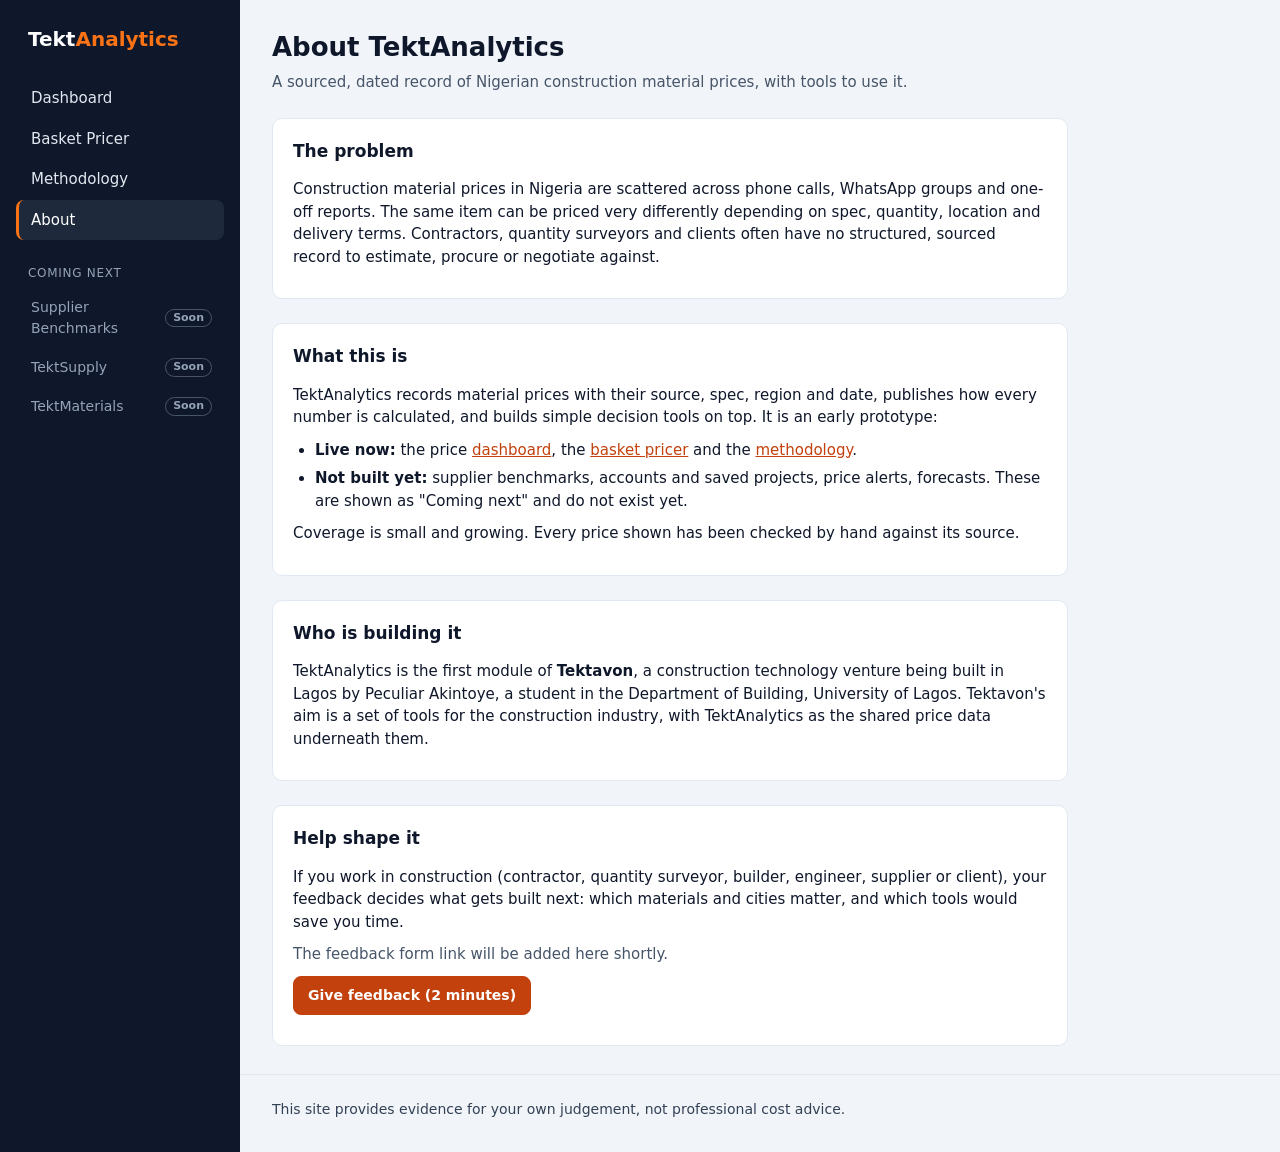
<file: site/about.html>
<!doctype html>
<html lang="en">
<head>
  <meta charset="utf-8">
  <meta name="viewport" content="width=device-width, initial-scale=1">
  <meta http-equiv="Content-Security-Policy"
        content="default-src 'self'; script-src 'self'; style-src 'self' https://fonts.googleapis.com; font-src https://fonts.gstatic.com; img-src 'self' data:; connect-src 'self'; base-uri 'none'; form-action 'none'">
  <title>About — TektAnalytics</title>
  <link rel="preconnect" href="https://fonts.googleapis.com">
  <link rel="preconnect" href="https://fonts.gstatic.com" crossorigin>
  <link rel="stylesheet" href="https://fonts.googleapis.com/css2?family=Inter:wght@400;500;600;700&display=swap">
  <link rel="stylesheet" href="assets/dashboard.css">
</head>
<body>
  <a class="skip-link" href="#main">Skip to content</a>

  <div class="layout">
    <aside class="sidebar">
      <div class="brand">Tekt<span class="brand-accent">Analytics</span></div>
      <nav aria-label="Main">
        <ul class="nav">
          <li><a class="nav-link" href="index.html">Dashboard</a></li>
          <li><a class="nav-link" href="pricer.html">Basket Pricer</a></li>
          <li><a class="nav-link" href="methodology.html">Methodology</a></li>
          <li><a class="nav-link is-active" href="about.html" aria-current="page">About</a></li>
          <li id="feedback-slot" hidden></li>
        </ul>
        <p class="nav-group-label" id="coming-next-label">Coming next</p>
        <ul class="nav nav-disabled" aria-labelledby="coming-next-label">
          <li><span class="nav-link" aria-disabled="true">Supplier Benchmarks</span></li>
          <li><span class="nav-link" aria-disabled="true">TektSupply</span></li>
          <li><span class="nav-link" aria-disabled="true">TektMaterials</span></li>
        </ul>
      </nav>
    </aside>

    <div class="content">
      <main id="main" tabindex="-1" class="prose">
        <header class="page-header">
          <h1>About TektAnalytics</h1>
          <p class="meta-line">A sourced, dated record of Nigerian construction material prices, with tools to use it.</p>
        </header>

        <section class="card">
          <h2 class="section-title">The problem</h2>
          <p>Construction material prices in Nigeria are scattered across phone calls, WhatsApp groups and one-off reports.
            The same item can be priced very differently depending on spec, quantity, location and delivery terms.
            Contractors, quantity surveyors and clients often have no structured, sourced record to estimate,
            procure or negotiate against.</p>
        </section>

        <section class="card">
          <h2 class="section-title">What this is</h2>
          <p>TektAnalytics records material prices with their source, spec, region and date, publishes how every
            number is calculated, and builds simple decision tools on top. It is an early prototype:</p>
          <ul>
            <li><strong>Live now:</strong> the price <a href="index.html">dashboard</a>, the
              <a href="pricer.html">basket pricer</a> and the <a href="methodology.html">methodology</a>.</li>
            <li><strong>Not built yet:</strong> supplier benchmarks, accounts and saved projects, price alerts, forecasts.
              These are shown as "Coming next" and do not exist yet.</li>
          </ul>
          <p>Coverage is small and growing. Every price shown has been checked by hand against its source.</p>
        </section>

        <section class="card">
          <h2 class="section-title">Who is building it</h2>
          <p>TektAnalytics is the first module of <strong>Tektavon</strong>, a construction technology venture being built
            in Lagos by Peculiar Akintoye, a student in the Department of Building, University of Lagos.
            Tektavon's aim is a set of tools for the construction industry, with TektAnalytics as the shared price data
            underneath them.</p>
        </section>

        <section class="card">
          <h2 class="section-title">Help shape it</h2>
          <p>If you work in construction (contractor, quantity surveyor, builder, engineer, supplier or client), your feedback
            decides what gets built next: which materials and cities matter, and which tools would save you time.</p>
          <p data-feedback-missing class="muted">The feedback form link will be added here shortly.</p>
          <p><a class="btn" data-feedback hidden target="_blank" rel="noopener noreferrer">Give feedback (2 minutes)</a></p>
        </section>
      </main>

      <footer class="footer">
        <p>This site provides evidence for your own judgement, not professional cost advice.</p>
      </footer>
    </div>
  </div>

  <script src="assets/site.js"></script>
</body>
</html>
</file>
<file: site/assets/dashboard.css>
/* TektAnalytics dashboard — plain CSS, no framework. */
:root {
  --slate-900: #0f172a;
  --slate-800: #1e293b;
  --slate-700: #334155;
  --slate-600: #475569;
  --slate-400: #94a3b8;
  --slate-200: #e2e8f0;
  --slate-100: #f1f5f9;
  --slate-50: #f8fafc;
  --orange: #f97316;        /* accent: borders, chart line, active marker */
  --orange-text: #c2410c;   /* orange for text on white (contrast >= 4.5:1) */
  --amber-bg: #fef3c7;
  --amber-text: #78350f;
  --red-bg: #fef2f2;
  --red-text: #991b1b;
  --focus: #f97316;
  --font: "Inter", system-ui, -apple-system, "Segoe UI", Roboto, Helvetica, Arial, sans-serif;
}

* { box-sizing: border-box; }

html, body { margin: 0; }
body {
  font-family: var(--font);
  font-size: 15px;
  line-height: 1.5;
  color: var(--slate-900);
  background: var(--slate-100);
  overflow-x: hidden;
}

/* Visible keyboard focus everywhere */
:focus-visible {
  outline: 3px solid var(--focus);
  outline-offset: 2px;
  border-radius: 4px;
}

.skip-link {
  position: absolute;
  left: 8px;
  top: -100px;
  background: #fff;
  color: var(--slate-900);
  padding: 8px 12px;
  border-radius: 6px;
  z-index: 10;
}
.skip-link:focus { top: 8px; }

a { color: var(--orange-text); }

/* ---------- Layout ---------- */
.layout {
  display: grid;
  grid-template-columns: 240px minmax(0, 1fr);
  min-height: 100vh;
}

.sidebar {
  background: var(--slate-900);
  color: var(--slate-200);
  padding: 24px 16px;
}
.brand {
  font-weight: 700;
  font-size: 20px;
  color: #fff;
  padding: 0 12px 24px;
}
.brand-accent { color: var(--orange); }

.nav { list-style: none; margin: 0; padding: 0; }
.nav-link {
  display: block;
  padding: 9px 12px;
  border-radius: 8px;
  color: var(--slate-200);
  text-decoration: none;
  font-weight: 500;
  border-left: 3px solid transparent;
}
a.nav-link:hover { background: var(--slate-800); color: #fff; }
.nav-link.is-active {
  background: var(--slate-800);
  color: #fff;
  border-left-color: var(--orange);
}
.nav-group-label {
  margin: 24px 12px 6px;
  font-size: 12px;
  text-transform: uppercase;
  letter-spacing: 0.06em;
  color: var(--slate-400);
}
.nav-disabled .nav-link {
  display: flex;
  align-items: center;
  justify-content: space-between;
  gap: 8px;
  color: var(--slate-400);
  font-size: 14px;
  cursor: not-allowed;
}
.nav-disabled .nav-link::after {
  content: "Soon";
  font-size: 11px;
  font-weight: 600;
  border: 1px solid var(--slate-600);
  border-radius: 999px;
  padding: 0 7px;
  flex-shrink: 0;
}

.content {
  min-width: 0;
  display: flex;
  flex-direction: column;
}
main {
  flex: 1;
  padding: 28px 32px;
  max-width: 1200px;
  width: 100%;
}
main:focus { outline: none; }

/* ---------- Banner / status ---------- */
.sample-banner {
  background: var(--amber-bg);
  color: var(--amber-text);
  border-bottom: 3px solid #d97706;
  font-weight: 700;
  text-align: center;
  padding: 12px 16px;
  letter-spacing: 0.03em;
}

.status {
  background: #fff;
  border: 1px solid var(--slate-200);
  border-left: 4px solid var(--orange);
  border-radius: 10px;
  padding: 16px 20px;
  margin-bottom: 24px;
}
.status.is-error {
  background: var(--red-bg);
  border-left-color: var(--red-text);
  color: var(--red-text);
}
.status h2 { margin: 0 0 6px; font-size: 17px; }
.status p { margin: 6px 0; }
.status code {
  display: inline-block;
  background: rgba(15, 23, 42, 0.06);
  color: var(--slate-900);
  padding: 2px 6px;
  border-radius: 4px;
  font-size: 13px;
  overflow-wrap: anywhere;
}

/* ---------- Header ---------- */
.page-header { margin-bottom: 24px; }
.page-header h1 { margin: 0 0 4px; font-size: 26px; font-weight: 700; }
.meta-line { margin: 0; color: var(--slate-600); }

.section-title { font-size: 17px; font-weight: 600; margin: 0 0 14px; }
.muted { color: var(--slate-600); }
.small { font-size: 13px; }
.source-block { margin-top: 8px; }
/* Source column carries the spec/delivery/quote details, so give it room.
   On a phone the table scrolls inside its own box instead. */
#table-body td:last-child { min-width: 240px; }

/* ---------- KPI cards ---------- */
.kpi-grid {
  display: grid;
  grid-template-columns: repeat(auto-fill, minmax(240px, 1fr));
  gap: 16px;
  margin-bottom: 8px;
}
.kpi {
  background: #fff;
  border: 1px solid var(--slate-200);
  border-top: 3px solid var(--orange);
  border-radius: 10px;
  padding: 16px 18px;
  min-width: 0;
}
.kpi-item { font-weight: 600; margin: 0; overflow-wrap: anywhere; }
.kpi-region { margin: 2px 0 12px; color: var(--slate-600); font-size: 13px; overflow-wrap: anywhere; }
.kpi-price { font-size: 26px; font-weight: 700; margin: 0; font-variant-numeric: tabular-nums; }
.kpi-unit { font-size: 14px; font-weight: 500; color: var(--slate-600); }
.kpi-period { margin: 2px 0 10px; color: var(--slate-600); font-size: 13px; }
.kpi-change {
  display: inline-block;
  font-size: 13px;
  font-weight: 600;
  background: var(--slate-100);
  color: var(--slate-700);
  border-radius: 999px;
  padding: 3px 10px;
}
#kpi-note { margin: 8px 0 0; }

/* ---------- Cards ---------- */
.card {
  background: #fff;
  border: 1px solid var(--slate-200);
  border-radius: 10px;
  padding: 20px;
  margin-top: 24px;
  min-width: 0;
}
.card-head {
  display: flex;
  flex-wrap: wrap;
  gap: 12px 24px;
  align-items: flex-end;
  justify-content: space-between;
  margin-bottom: 12px;
}
.card-head .section-title { margin: 0; }

.selectors { display: flex; flex-wrap: wrap; gap: 12px; min-width: 0; }
.selectors label {
  display: flex;
  flex-direction: column;
  font-size: 12px;
  font-weight: 600;
  color: var(--slate-600);
  gap: 4px;
  min-width: 0;
}
.selectors select {
  font: inherit;
  font-size: 14px;
  font-weight: 500;
  color: var(--slate-900);
  padding: 7px 10px;
  border: 1px solid var(--slate-400);
  border-radius: 8px;
  background: #fff;
  max-width: 100%;
  width: 260px;
}

.chart-wrap { position: relative; height: 320px; }
.chart-note {
  margin: 10px 0 0;
  padding: 10px 12px;
  background: var(--slate-50);
  border: 1px dashed var(--slate-400);
  border-radius: 8px;
  color: var(--slate-700);
  font-weight: 500;
}
#chart-legend { margin: 8px 0 0; }

/* ---------- Table ---------- */
.table-scroll {
  overflow-x: auto;
  -webkit-overflow-scrolling: touch;
}
.price-table {
  width: 100%;
  min-width: 720px;  /* narrower screens scroll inside .table-scroll instead */
  border-collapse: collapse;
  font-size: 14px;
}
.price-table th,
.price-table td {
  text-align: left;
  padding: 10px 12px;
  border-bottom: 1px solid var(--slate-200);
  vertical-align: top;
}
.price-table th {
  font-size: 12px;
  text-transform: uppercase;
  letter-spacing: 0.04em;
  color: var(--slate-600);
  background: var(--slate-50);
  white-space: nowrap;
}
.price-table td { max-width: 280px; overflow-wrap: break-word; }
.price-table .num { text-align: right; white-space: nowrap; font-variant-numeric: tabular-nums; }
.price-table .nowrap { white-space: nowrap; }
.price-table td.empty { text-align: center; color: var(--slate-600); padding: 24px; }

/* ---------- Basket pricer ---------- */
.selectors input {
  font: inherit;
  font-size: 14px;
  font-weight: 500;
  color: var(--slate-900);
  padding: 7px 10px;
  border: 1px solid var(--slate-400);
  border-radius: 8px;
  background: #fff;
  width: 160px;
  max-width: 100%;
}
.basket-table { min-width: 900px; }
.basket-table select {
  font: inherit;
  font-size: 14px;
  padding: 6px 8px;
  border: 1px solid var(--slate-400);
  border-radius: 8px;
  background: #fff;
  max-width: 220px;
}
.qty-input {
  font: inherit;
  font-size: 14px;
  width: 90px;
  padding: 6px 8px;
  border: 1px solid var(--slate-400);
  border-radius: 8px;
}
.field-hint { font-size: 12px; color: var(--red-text); margin-top: 4px; white-space: normal; }
#basket-body td:nth-child(6) { min-width: 220px; }
.basket-actions { display: flex; flex-wrap: wrap; align-items: center; gap: 10px; margin-top: 14px; }
.btn {
  font: inherit;
  font-weight: 600;
  font-size: 14px;
  padding: 8px 14px;
  border-radius: 8px;
  border: 1px solid var(--orange-text);
  background: var(--orange-text);
  color: #fff;
  cursor: pointer;
}
.btn:hover:not(:disabled) { background: #9a3412; }
.btn-secondary { background: #fff; color: var(--orange-text); }
.btn-secondary:hover:not(:disabled) { background: #fff7ed; }
.btn:disabled { opacity: 0.5; cursor: not-allowed; }
.btn-link {
  font: inherit;
  font-size: 13px;
  background: none;
  border: 0;
  padding: 4px;
  color: var(--slate-600);
  text-decoration: underline;
  cursor: pointer;
}
.totals { margin: 20px 0 0; max-width: 560px; margin-left: auto; }
.totals > div {
  display: flex;
  justify-content: space-between;
  gap: 16px;
  padding: 8px 0;
  border-bottom: 1px solid var(--slate-200);
}
.totals dt { color: var(--slate-700); }
.totals dd { margin: 0; font-weight: 600; font-variant-numeric: tabular-nums; white-space: nowrap; }
.totals-grand dt, .totals-grand dd { font-size: 18px; font-weight: 700; color: var(--slate-900); }
#totals-note { text-align: right; margin: 8px 0 0; }
.how-list { margin: 0; padding-left: 20px; }
.how-list li { margin-bottom: 8px; }
.how-list ol { margin: 6px 0 0; }
.how-list code { background: var(--slate-100); padding: 1px 5px; border-radius: 4px; }
.visually-hidden {
  position: absolute; width: 1px; height: 1px; overflow: hidden;
  clip: rect(0 0 0 0); white-space: nowrap;
}
.print-only { display: none; }

@media print {
  .no-print, .skip-link, .footer { display: none !important; }
  .layout { display: block; }
  body { background: #fff; }
  main { padding: 0; }
  .card { border: 0; padding: 0; }
  .print-only { display: block; }
  .table-scroll { overflow: visible; }
  .basket-table { min-width: 0; font-size: 12px; }
  .sample-banner { border: 2px solid #000; }
  a { color: inherit; }
}

/* ---------- Text pages (methodology, about) ---------- */
.prose { max-width: 860px; }
.prose .card:first-of-type { margin-top: 0; }
.prose .card p { margin: 0 0 10px; }
.prose .card ul, .prose .card ol { margin: 0 0 10px; padding-left: 22px; }
.prose .card li { margin-bottom: 6px; }
.prose code { background: var(--slate-100); padding: 1px 5px; border-radius: 4px; }
a.btn { display: inline-block; text-decoration: none; }
.coverage-grid {
  display: grid;
  grid-template-columns: repeat(auto-fill, minmax(140px, 1fr));
  gap: 12px;
  margin: 0 0 8px;
}
.coverage-grid dt { font-size: 12px; color: var(--slate-600); font-weight: 600; }
.coverage-grid dd { margin: 2px 0 0; font-size: 20px; font-weight: 700; }
#cov-range { font-size: 15px; line-height: 1.3; padding-top: 4px; }
.nav-feedback { color: #fdba74; }

/* ---------- Footer ---------- */
.footer {
  padding: 20px 32px 28px;
  border-top: 1px solid var(--slate-200);
  color: var(--slate-700);
  font-size: 14px;
}
.footer p { margin: 4px 0; }

/* ---------- Narrow screens ---------- */
@media (max-width: 860px) {
  .layout { grid-template-columns: minmax(0, 1fr); }
  .sidebar { padding: 16px; }
  .brand { padding: 0 4px 12px; }
  .sidebar nav { display: flex; flex-wrap: wrap; align-items: center; gap: 4px 8px; }
  .nav { display: flex; flex-wrap: wrap; gap: 4px; }
  .nav-link { padding: 7px 10px; border-left: 0; border-bottom: 3px solid transparent; }
  .nav-link.is-active { border-bottom-color: var(--orange); }
  .nav-group-label { margin: 0 4px; }
  main { padding: 20px 16px; }
  .footer { padding: 16px; }
  .page-header h1 { font-size: 22px; }
  .chart-wrap { height: 260px; }
  .selectors, .selectors label { width: 100%; }
  .selectors select { width: 100%; }
}
</file>
